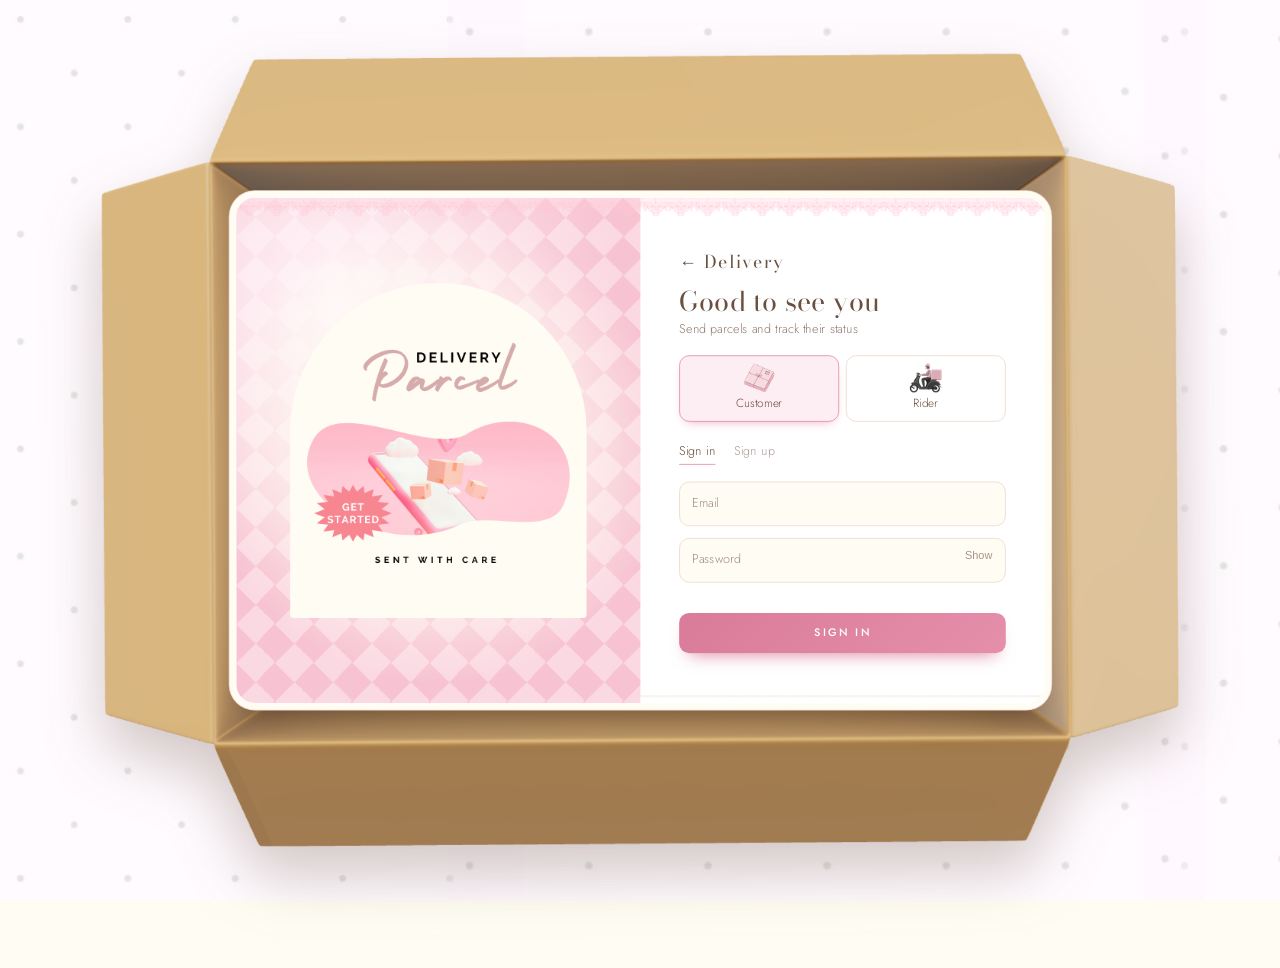
<file: html/login.html>
<!DOCTYPE html>
<html lang="en"><head><meta charset="utf-8"><meta name="viewport" content="width=device-width,initial-scale=1">
<title>Sign in · Delivery</title>
<script src="../js/demo.js"></script>
<link href="https://fonts.googleapis.com/css2?family=Bodoni+Moda:ital,wght@0,400;0,500;1,400&family=Jost:wght@300;400;500&display=swap" rel="stylesheet">
<style>
:root{--bg:#fffdf3;--ink:#6b4f3f;--pink:#e58fab;--rose:#f8cfdb;--soft:#fdeef3;--line:#ecd9cf;--err:#b4475f;--e:cubic-bezier(.22,.8,.25,1)}
*{box-sizing:border-box}html,body{height:100%}
body{margin:0;background:var(--bg);color:var(--ink);font:300 15px/1.6 "Jost",system-ui,sans-serif;display:grid;place-items:center;padding:24px;
 background:var(--bg) url(../images/bg2.png) center/cover no-repeat fixed}

.scene{position:relative;width:1455px;height:1069px;flex:none}
.box-img{position:absolute;inset:0;width:100%;height:100%;object-fit:contain;pointer-events:none;
  transform:scale(1.15);
  filter:drop-shadow(0 30px 30px rgba(107,79,63,.3))}

.card{position:absolute;inset:0;margin:auto;height:fit-content;
  display:grid;grid-template-columns:1fr 1fr;width:960px;min-height:600px;background:#fff;border-radius:22px;overflow:hidden;
 box-shadow:0 0 0 8px var(--bg),0 0 0 9px var(--line),0 24px 40px -10px rgba(60,35,15,.55);animation:in .9s var(--e) both}
.card::before{content:"";position:absolute;left:0;right:0;top:0;height:64px;z-index:3;pointer-events:none;background:url(../images/lace-top.png) repeat-x left top/auto 100%}
@keyframes in{from{opacity:0;transform:translateY(24px) scale(.98)}}

.art{position:relative;display:grid;place-items:center;text-align:center;padding:40px;overflow:hidden;
 background:radial-gradient(circle at 25% 20%,#fff6f9,transparent 55%),
 repeating-conic-gradient(from 45deg at 50% 50%,#f7c3d2 0 25%,#fbd9e3 0 50%) 0 0/46px 46px}
.art::after{content:"";position:absolute;inset:0;background:radial-gradient(circle at 50% 50%,rgba(255,253,243,.82) 30%,transparent 72%)}
.arch{position:relative;z-index:1;width:min(88%,400px);padding:46px 20px 40px;background:var(--bg);border-radius:999px 999px 24px 24px}
.arch .box{display:block;margin:0 auto;width:min(100%,320px);height:auto;max-height:400px;object-fit:contain}
.petal{position:absolute;z-index:1;top:-10%;left:var(--x);width:var(--s);height:calc(var(--s)*1.25);background:radial-gradient(circle at 30% 30%,#fff3f7,#f4a9c0 75%);
 border-radius:80% 0 80% 0;opacity:.85;animation:fall var(--d) linear var(--dl) infinite}
@keyframes fall{to{transform:translate(40px,115vh) rotate(300deg)}}
.art .petal{animation-name:fall2}@keyframes fall2{to{transform:translate(30px,700px) rotate(300deg)}}

.form{padding:44px 46px;display:flex;flex-direction:column;justify-content:center;position:relative}
.logo{font:400 21px "Bodoni Moda",Georgia,serif;letter-spacing:.08em;text-decoration:none;color:var(--ink)}
h2{font:400 32px/1.15 "Bodoni Moda",Georgia,serif;letter-spacing:.01em;margin:14px 0 2px}
.hi{margin:0 0 20px;opacity:.75;font-size:15px}
.roles{display:grid;grid-template-columns:repeat(2,1fr);gap:8px;margin-bottom:18px}
.roles label{cursor:pointer}.roles input{position:absolute;opacity:0}
.roles span{display:block;text-align:center;padding:9px 4px;border:1px solid var(--line);border-radius:12px;font-size:14px;transition:.3s var(--e)}
.roles b{display:block;min-height:34px;margin-bottom:2px}.roles b img{height:34px;width:auto;display:block;margin:0 auto}
.roles label:hover span{border-color:var(--pink)}
.roles input:checked+span{background:var(--soft);border-color:var(--pink);box-shadow:0 6px 14px -8px var(--pink)}
.roles input:focus-visible+span{outline:2px solid var(--pink);outline-offset:2px}
.mode{display:flex;gap:22px;margin-bottom:6px;font-size:15px}
.mode button{background:none;border:0;padding:4px 0;font:inherit;color:var(--ink);opacity:.55;cursor:pointer;border-bottom:1.5px solid transparent}
.mode button.on{opacity:1;border-color:var(--pink)}
.fld{position:relative;margin-top:14px}
.fld input{width:100%;font:inherit;color:var(--ink);background:var(--bg);border:1px solid var(--line);border-radius:12px;padding:20px 14px 7px;transition:.3s}
.fld label{position:absolute;left:15px;top:13px;font-size:15px;opacity:.65;pointer-events:none;transition:.25s var(--e);transform-origin:left}
.fld input:-webkit-autofill+label,
.fld input.has+label,
.fld input:focus+label,.fld input:not(:placeholder-shown)+label{transform:translateY(-9px) scale(.75)}
.fld input:focus{outline:0;border-color:var(--pink);box-shadow:0 0 0 4px var(--soft)}
.eye{position:absolute;right:10px;top:12px;background:none;border:0;cursor:pointer;font-size:13px;color:var(--ink);opacity:.6}
.msg{min-height:22px;margin:10px 0 4px;font-size:15px;color:var(--err)}
.go{width:100%;font:inherit;font-weight:500;font-size:13px;letter-spacing:.2em;text-transform:uppercase;padding:14px;border:0;border-radius:12px;color:#fff;cursor:pointer;
 background:linear-gradient(135deg,#d97b99,var(--pink));box-shadow:0 12px 22px -12px #d97b99;transition:transform .3s var(--e),box-shadow .3s}
.go:hover{transform:translateY(-2px);box-shadow:0 16px 26px -12px #d97b99}.go:disabled{opacity:.6;cursor:wait}
.lace{position:absolute;left:0;right:0;bottom:0;height:16px;background:url(../images/lace.png) repeat-x left bottom/auto 100%}

@media(min-width:901px){
  html,body{overflow:hidden}
  .scene{position:absolute;left:50%;top:50%;transform:translate(-50%,-50%) scale(var(--k,1))}
}

@media(max-width:900px){
  .scene{width:100%;height:auto}
  .box-img{display:none}
  .card{position:relative;inset:auto;margin:0 auto;width:min(960px,100%)}
}

@media(max-width:780px){.card{grid-template-columns:1fr}.art{min-height:200px;padding:20px}.arch{padding:22px 16px 16px;border-radius:30px;width:min(100%,340px)}.arch .box{width:min(100%,240px)}.form{padding:30px 24px 36px}}
@media(prefers-reduced-motion:reduce){*{animation:none!important;transition:none!important}}
</style></head><body>
<div class="scene" id="scene">
 <img class="box-img" src="../images/box.png" alt="">
 
 <main class="card">
  <aside class="art" aria-hidden="true">
   <i class="petal" style="--x:10%;--s:14px;--d:11s;--dl:-2s"></i><i class="petal" style="--x:32%;--s:18px;--d:14s;--dl:-8s"></i>
   <i class="petal" style="--x:58%;--s:12px;--d:10s;--dl:-5s"></i><i class="petal" style="--x:82%;--s:16px;--d:13s;--dl:-1s"></i><i class="petal" style="--x:70%;--s:10px;--d:9s;--dl:-7s"></i>
   <div class="arch">
    <img class="box" src="../images/login-box.png" alt="" onerror="this.remove()">
   </div>
  </aside>
  <section class="form">
   <a class="logo" href="index.html">← Delivery</a>
   <h2 id="ttl">Good to see you</h2><p class="hi" id="hi">Choose a service and sign in to continue</p>
   <div class="roles" role="radiogroup" aria-label="Choose a service">
    <label><input type="radio" name="role" value="customer" checked><span><b><img src="../images/role-customer.png" alt="" onerror="this.remove()"></b>Customer</span></label>
    <label><input type="radio" name="role" value="rider"><span><b><img src="../images/role-rider.png" alt="" onerror="this.remove()"></b>Rider</span></label>
   </div>
   <div class="mode"><button type="button" class="on" data-m="login">Sign in</button><button type="button" data-m="register">Sign up</button></div>
   <div class="fld" id="fName" hidden><input id="name" placeholder=" " autocomplete="name"><label for="name">Full name</label></div>
   <div class="fld"><input id="id" placeholder=" " autocomplete="username"><label for="id" id="idL">Email</label></div>
   <div class="fld" id="fPhone" hidden><input id="phone" placeholder=" " inputmode="tel" autocomplete="tel"><label for="phone">Phone number</label></div>
   <div class="fld"><input id="pw" type="password" placeholder=" " autocomplete="current-password"><label for="pw">Password</label><button type="button" class="eye" id="eye">Show</button></div>
   <p class="msg" id="msg" role="alert"></p>
   <button class="go" id="go">Sign in</button>
   <div class="lace"></div>
  </section>
 </main>
</div>
<script>
const $=id=>document.getElementById(id),q=s=>document.querySelector(s);
const DEST={customer:'customer.html',rider:'rider.html'};
let mode='login';
const role=()=>q('[name=role]:checked').value, isRider=()=>role()==='rider';
function sync(){
 const reg=mode==='register',r=isRider();
 $('fName').hidden=!reg; $('fPhone').hidden=!(reg&&!r);
 $('idL').textContent=r?'Phone number':'Email'; $('id').type=r?'tel':'email';
 $('go').textContent=reg?'Sign up':'Sign in';
 $('ttl').textContent=reg?'Begin your journey':'Good to see you';
 $('hi').textContent={customer:'Send parcels and track their status',rider:'Accept deliveries and track your earnings'}[role()];
 $('pw').autocomplete=reg?'new-password':'current-password'; $('msg').textContent='';
}
document.querySelectorAll('[data-m]').forEach(b=>b.onclick=()=>{mode=b.dataset.m;document.querySelectorAll('[data-m]').forEach(x=>x.classList.toggle('on',x===b));sync()});
document.querySelectorAll('[name=role]').forEach(r=>r.onchange=sync);
$('eye').onclick=()=>{const s=$('pw').type==='password';$('pw').type=s?'text':'password';$('eye').textContent=s?'Hide':'Show'};
async function submit(){
const r=isRider(),reg=mode==='register',b={role:r?'rider':'customer',password:$('pw').value};
 if(reg){b.name=$('name').value;if(r){b.phone=$('id').value}else{b.email=$('id').value;b.phone=$('phone').value}}else b.id=$('id').value;
 $('go').disabled=true;$('msg').textContent='';
 try{const res=await fetch('../api/api.php?a='+(reg?'register':'login'),{method:'POST',credentials:'same-origin',headers:{'Content-Type':'application/json'},body:JSON.stringify(b)}).then(x=>x.json());
  if(res.error)$('msg').textContent=res.error;else location.href=DEST[role()];
 }catch(e){$('msg').textContent='Can\'t reach the server'}
 $('go').disabled=false;
}
$('go').onclick=submit;document.addEventListener('keydown',e=>{if(e.key==='Enter')submit()});

document.querySelectorAll('.fld input').forEach(i=>{
  const f=()=>i.classList.toggle('has',!!i.value);
  i.addEventListener('input',f);setTimeout(f,300);setTimeout(f,1000);
});

function fit(){
  const s=$('scene');
  if(innerWidth<=900){s.style.removeProperty('--k');return}
  s.style.setProperty('--k',Math.min(1,innerWidth/1455,innerHeight/1069).toFixed(4));
}
addEventListener('resize',fit);fit();

/* เลือก role ตามลิงก์ (?role=rider / ?role=customer) */
const want=new URLSearchParams(location.search).get('role');
if(want==='rider'||want==='customer') q('[name=role][value='+want+']').checked=true;

/* ถ้าล็อกอินอยู่แล้วด้วย role ที่เลือก -> ข้ามไปหน้าปลายทางเลย */
fetch('../api/api.php?a=me',{credentials:'same-origin'}).then(x=>x.json()).then(r=>{
  if(r&&!r.guest&&r.role===role()) location.href=DEST[r.role];
}).catch(()=>{});

sync();
</script></body></html>
</file>
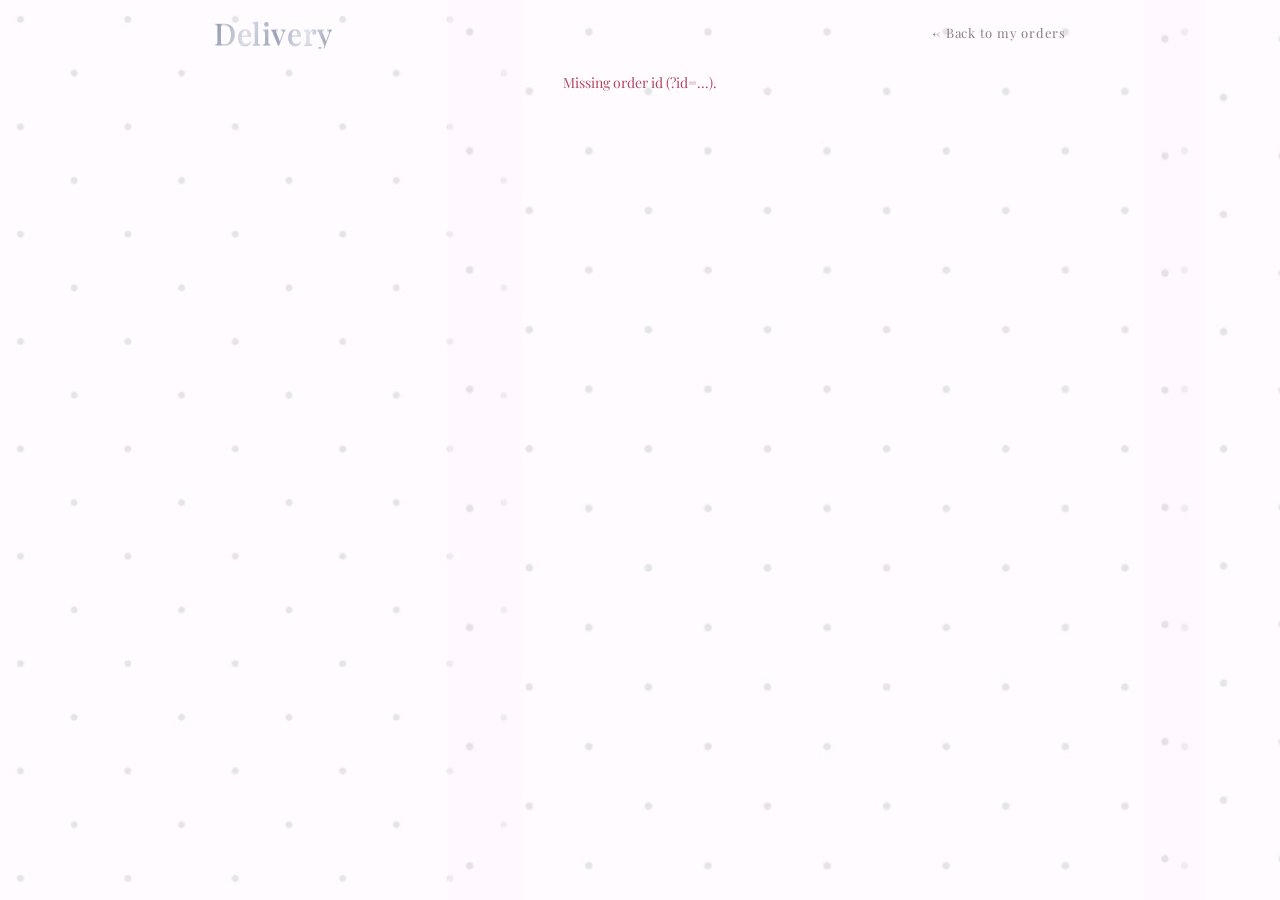
<file: html/rating.html>
<!DOCTYPE html>
<html lang="en">
<head>
<meta charset="utf-8">
<meta name="viewport" content="width=device-width, initial-scale=1">
<title>Rate your rider · Delivery</title>
<script src="../js/demo.js"></script>
<link rel="preconnect" href="https://fonts.googleapis.com">
<link rel="preconnect" href="https://fonts.gstatic.com" crossorigin>
<link href="https://fonts.googleapis.com/css2?family=Playfair+Display:ital,wght@0,400;0,500;0,600;1,400&family=Noto+Serif+Thai:wght@300;400&display=swap" rel="stylesheet">
<style>
:root{--ink:#3a3532;--pink:#d9327f;--soft:#cf6f96;--bg:#f8e7ee;--muted:#8a7f86;--line:#cfc9ce;--ok:#4e7a5a;--err:#b4475f;--silver:#a9afbd;--star:#e0a526}
*{box-sizing:border-box}
[hidden]{display:none!important}
body{margin:0;min-height:100vh;color:var(--ink);font-family:"Playfair Display","Noto Serif Thai",Georgia,serif;font-weight:400;line-height:1.55;
 background:url("../images/bg2.png") center/cover fixed no-repeat,var(--bg)}
a{color:inherit}
header{display:flex;align-items:center;justify-content:space-between;max-width:900px;margin:0 auto;padding:18px 24px}
.logo{text-decoration:none;font-size:30px;font-weight:500;line-height:1;letter-spacing:.02em;
  color:#9aa4b8;background:linear-gradient(100deg,#8a94aa 0%,#dde2ec 28%,#98a2b6 52%,#e3e7f0 76%,#8a94aa 100%);
  -webkit-background-clip:text;background-clip:text;-webkit-text-fill-color:transparent;
  filter:drop-shadow(0 1px 0 rgba(110,120,140,.35))}
.logo b{font-weight:500}
header a.nav{font-size:13px;letter-spacing:.06em;text-decoration:none;color:var(--muted)}header a.nav:hover{color:var(--pink)}

.wrap{width:min(480px,calc(100% - 32px));margin:6px auto 70px}
.msg{min-height:1.5em;font-size:14px;margin:0 0 10px;text-align:center}.msg.err{color:var(--err)}.msg.ok{color:var(--ok)}

.hero{text-align:center;margin:18px 0 44px}
.oval{display:inline-block;padding:5px 26px;border:1px solid var(--line);border-radius:50%;outline:1px solid var(--line);outline-offset:3px;
  font-family:ui-monospace,"Courier New",Consolas,monospace;font-size:12.5px;letter-spacing:.08em;color:var(--muted);background:rgba(255,255,255,.5)}
.hero h1{margin:26px 0 0;font-weight:400;font-size:30px;letter-spacing:.14em;color:var(--soft);text-transform:uppercase}
.hero .sub{margin:4px 0 0;font-style:italic;font-size:20px;color:#a99ba3;line-height:1.3}
.hero .sub small{display:block;margin-top:2px;font-style:normal;font-size:13px;letter-spacing:.04em;color:var(--muted)}

.frame{position:relative;background:rgba(255,255,255,.92);border:1px solid var(--line);padding:30px 22px 22px;margin:0 0 42px}
.num{position:absolute;top:-19px;left:50%;transform:translateX(-50%);width:38px;height:38px;border-radius:50%;
  display:grid;place-items:center;background:#fff;border:1px solid var(--line);font-size:12.5px;letter-spacing:.06em;color:#6b6b72}
.cap{margin:0 0 12px;text-align:center;font-size:11.5px;letter-spacing:.16em;color:var(--muted);text-transform:uppercase}

.rider{display:flex;align-items:center;justify-content:center;gap:16px}
.av{flex:none;position:relative;width:64px;height:64px;border-radius:50%;border:1px solid var(--line);background:#fff;
  display:grid;place-items:center;overflow:hidden;font-size:22px;color:var(--muted)}
.av img{position:absolute;inset:0;width:100%;height:100%;object-fit:cover}
.rider .nm{margin:0;font-size:18px;line-height:1.3;overflow-wrap:anywhere}
.rider .ph{margin:1px 0 0;font-size:14px;color:var(--muted)}

/* ดาว */
.stars{display:flex;justify-content:center;gap:6px;margin:6px 0 2px}
.st{border:0;background:none;padding:2px 4px;font-size:44px;line-height:1;color:#d9d3d7;cursor:pointer;transition:transform .15s,color .15s}
.st.on{color:var(--star)}
.st:hover{transform:scale(1.12)}
.st:focus-visible{outline:2px solid var(--pink);outline-offset:2px;border-radius:8px}
.stars.ro .st{cursor:default}.stars.ro .st:hover{transform:none}
.lbl{min-height:1.6em;margin:0 0 14px;text-align:center;font-style:italic;font-size:17px;color:var(--soft)}
.cm{display:block;margin:0 0 6px;font-size:12px;letter-spacing:.08em;color:var(--muted)}
textarea{width:100%;font:inherit;font-size:15px;color:var(--ink);padding:11px 12px;border:1px solid var(--line);border-radius:6px;background:#fff;resize:vertical;min-height:96px}
textarea:focus{outline:2px solid var(--pink);outline-offset:1px;border-color:transparent}
.count{margin:4px 0 16px;text-align:right;font-size:12px;color:var(--muted)}
.done-c{margin:10px 0 0;text-align:center;font-size:15px;overflow-wrap:anywhere}
.done-c.none{color:var(--muted)}

.btn{display:block;width:100%;font:inherit;font-size:16px;letter-spacing:.06em;padding:12px;border-radius:24px;text-align:center;
  border:1px solid var(--silver);color:#b0205f;cursor:pointer;text-decoration:none;margin-bottom:14px;
  background:linear-gradient(180deg,#ffffff 0%,#eceef3 42%,#cfd3dc 58%,#e6e9ef 100%);
  text-shadow:0 1px 0 rgba(255,255,255,.85);
  box-shadow:0 10px 18px rgba(120,50,90,.18),inset 0 1px 0 rgba(255,255,255,.95),inset 0 -1px 0 rgba(95,105,125,.3);
  transition:filter .2s,box-shadow .2s,transform .2s}
.btn:hover{filter:brightness(1.04)}
.btn:active{transform:translateY(1px)}
.btn:focus-visible{outline:2px solid var(--pink);outline-offset:3px}
.btn:disabled{opacity:.6;cursor:wait}
.btn.alt{color:#3a3f4a}

@media print{body{background:#fff}header,.btn{display:none}}
</style>
</head>
<body>
<header>
  <a class="logo" href="index.html">Deli<b>very</b></a>
  <a class="nav" href="customer.html#orders">← Back to my orders</a>
</header>

<main class="wrap">
  <p class="msg" id="msg" role="status"></p>

  <div id="view" hidden>
    <div class="hero">
      <span class="oval" id="trk">—</span>
      <h1>Rate rider</h1>
      <p class="sub">How was your delivery?<small>ให้คะแนนไรเดอร์</small></p>
    </div>

    <section class="frame">
      <span class="num">01</span>
      <p class="cap">Rider · ไรเดอร์</p>
      <div class="rider">
        <div class="av"><span id="avfb">·</span><img src="../images/rider.png" alt="" onerror="this.style.display='none'"></div>
        <div>
          <p class="nm" id="rname">—</p>
          <p class="ph" id="rphone"></p>
        </div>
      </div>
    </section>

    <section class="frame" id="box">
      <span class="num">02</span>
      <p class="cap">Your rating · ให้คะแนน</p>
      <div class="stars" id="stars" role="radiogroup" aria-label="Rating from 1 to 5 stars"></div>
      <p class="lbl" id="lbl">Tap a star · แตะดาวเพื่อให้คะแนน</p>

      <div id="formPart">
        <label class="cm" for="cmt">Comment (optional) · ความเห็นเพิ่มเติม</label>
        <textarea id="cmt" maxlength="500" placeholder="เช่น ส่งตรงเวลา สุภาพ · e.g. on time and polite"></textarea>
        <p class="count"><span id="cnt">0</span>/500</p>
        <button class="btn" id="send" type="button">Submit rating · ส่งคะแนน</button>
      </div>

      <p class="done-c" id="doneC" hidden></p>
    </section>

    <a class="btn alt" id="back" href="#">← Back to tracking · กลับไปหน้าติดตามพัสดุ</a>
  </div>
</main>

<script>
(function () {
  'use strict';
  var API = '../api/parcel.php';
  var id = new URLSearchParams(location.search).get('id');
  var $ = function (i) { return document.getElementById(i); };
  function say(t, c) { $('msg').className = 'msg ' + (c || ''); $('msg').textContent = t; }
  function readJson(r) {
    return r.text().then(function (t) {
      try { return JSON.parse(t); } catch (e) { return { error: 'Server error (HTTP ' + r.status + '). Open this page via http://localhost:8000 (PHP server), not Live Server.' }; }
    });
  }
  var LABELS = ['', 'Poor · ควรปรับปรุง', 'Fair · พอใช้', 'Good · ดี', 'Very good · ดีมาก', 'Excellent · ยอดเยี่ยม'];
  var value = 0, locked = false;

  /* ---------- ดาว ---------- */
  var starsEl = $('stars');
  for (var i = 1; i <= 5; i++) {
    var b = document.createElement('button');
    b.type = 'button'; b.className = 'st'; b.textContent = '★';
    b.dataset.v = i; b.setAttribute('role', 'radio'); b.setAttribute('aria-checked', 'false');
    b.setAttribute('aria-label', i + (i === 1 ? ' star' : ' stars'));
    starsEl.appendChild(b);
  }
  var btns = starsEl.querySelectorAll('.st');
  function paint(n) {
    btns.forEach(function (b) {
      var v = +b.dataset.v;
      b.classList.toggle('on', v <= n);
      b.setAttribute('aria-checked', String(v === value));
    });
    $('lbl').textContent = n ? LABELS[n] : 'Tap a star · แตะดาวเพื่อให้คะแนน';
  }
  btns.forEach(function (b) {
    b.addEventListener('click', function () { if (locked) return; value = +b.dataset.v; paint(value); });
    b.addEventListener('mouseenter', function () { if (!locked) paint(+b.dataset.v); });
    b.addEventListener('focus', function () { if (!locked && !value) paint(+b.dataset.v); });
  });
  starsEl.addEventListener('mouseleave', function () { if (!locked) paint(value); });

  $('cmt').addEventListener('input', function () { $('cnt').textContent = this.value.length; });

  function trackUrl() { return 'tracking.html?id=' + encodeURIComponent(id); }

  /* แสดงผลแบบอ่านอย่างเดียวหลังให้คะแนนแล้ว */
  function showDone(star, comment) {
    locked = true; value = star;
    starsEl.classList.add('ro');
    btns.forEach(function (b) { b.disabled = true; });
    paint(star);
    $('formPart').hidden = true;
    var c = $('doneC');
    c.hidden = false;
    c.className = 'done-c' + (comment ? '' : ' none');
    c.textContent = comment ? '“' + comment + '”' : 'No comment · ไม่มีความเห็น';
  }

  function render(o) {
    $('trk').textContent = o.tracking_no || ('#' + id);
    var name = o.rider_name || '';
    $('rname').textContent = name || '—';
    $('avfb').textContent = name ? Array.from(name.trim())[0].toUpperCase() : '·';
    $('rphone').textContent = o.rider_phone || '';
    $('back').href = trackUrl();
    $('view').hidden = false;

    if (o.rating) { showDone(o.rating.star, o.rating.comment); say('You already rated this delivery. Thank you! · คุณให้คะแนนแล้ว ขอบคุณค่ะ', 'ok'); return; }
    if (o.status !== 'delivered') {
      $('box').hidden = true;
      say('You can rate once the parcel is delivered · ให้คะแนนได้หลังพัสดุถึงที่หมายแล้ว');
      return;
    }
    if (!o.rider_id) {
      $('box').hidden = true;
      say('Rider information not found for this parcel · ไม่พบข้อมูลไรเดอร์ของพัสดุนี้', 'err');
      return;
    }
  }

  if (!id) { say('Missing order id (?id=...).', 'err'); return; }
  fetch(API + '?a=order&id=' + encodeURIComponent(id), { credentials: 'same-origin' })
    .then(readJson)
    .then(function (j) {
      if (j.error) {
        say(j.error, 'err');
        if (j.login) setTimeout(function () { location.href = 'login.html?role=customer'; }, 1200);
        return;
      }
      render(j.order);
    })
    .catch(function () { say('Can’t reach the server.', 'err'); });

  $('send').addEventListener('click', function () {
    if (!value) { say('Please choose a star rating · กรุณาเลือกจำนวนดาว', 'err'); return; }
    var btn = $('send'), comment = $('cmt').value.trim();
    btn.disabled = true; say('Sending…');
    fetch(API + '?a=rate', {
      method: 'POST', credentials: 'same-origin',
      headers: { 'Content-Type': 'application/json' },
      body: JSON.stringify({ parcel_id: +id, star: value, comment: comment })
    }).then(readJson).then(function (j) {
      if (j.error) { say(j.error, 'err'); btn.disabled = false; return; }
      showDone(value, comment);
      say('Thank you for your rating! · ขอบคุณสำหรับคะแนน', 'ok');
      setTimeout(function () { location.href = trackUrl(); }, 1800);
    }).catch(function () { say('Can’t reach the server.', 'err'); btn.disabled = false; });
  });
})();
</script>
</body>
</html>
</file>
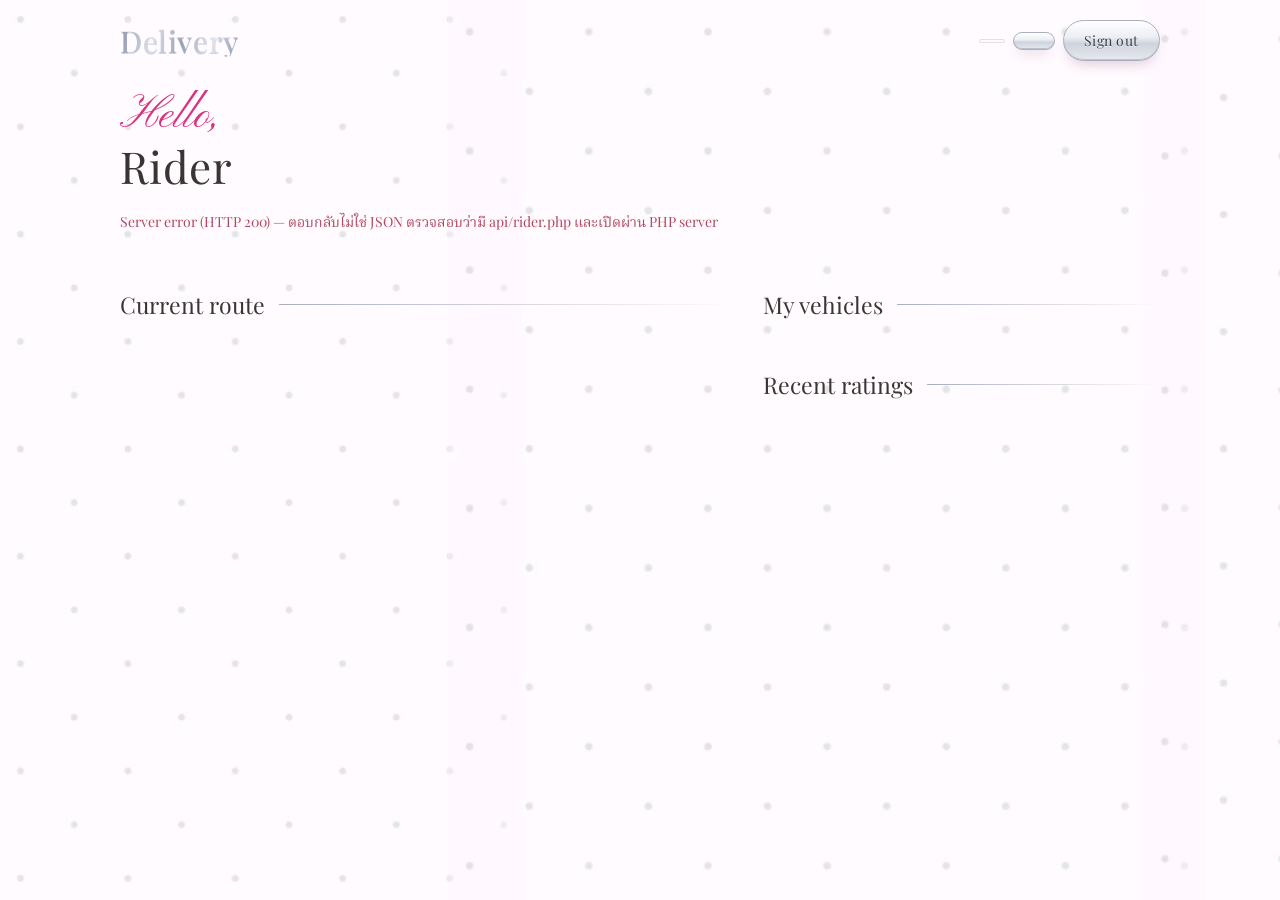
<file: html/rider.html>
<!DOCTYPE html>
<html lang="en"><head><meta charset="utf-8"><meta name="viewport" content="width=device-width,initial-scale=1">
<title>Rider · Delivery</title>
<script src="../js/demo.js"></script>
<link rel="preconnect" href="https://fonts.googleapis.com">
<link rel="preconnect" href="https://fonts.gstatic.com" crossorigin>
<link href="https://fonts.googleapis.com/css2?family=Playfair+Display:wght@400;500;600&family=Pinyon+Script&family=Noto+Serif+Thai:wght@400;500&display=swap" rel="stylesheet">
<style>
/* โทนสีจากรูปอ้างอิง: FBF5F7 · FFFFFF · EEEBED · F8F7F8 · FEFBFC + ชมพู/เงินจาก payment.html */
:root{
  --blush:#fbf5f7; --white:#fff; --mist:#eeebed; --fog:#f8f7f8; --snow:#fefbfc;
  --ink:#3a3532; --muted:#7d737a; --pink:#d9327f; --rose:#f3c9da; --soft:#fdeef3;
  --line:#e6dfe3; --ok:#4e7a5a; --err:#b4475f; --silver:#a9afbd;
}
*{box-sizing:border-box}
[hidden]{display:none!important}
html{scroll-behavior:smooth}
body{margin:0;min-height:100vh;color:var(--ink);padding:0 18px 56px;
  font-family:"Playfair Display","Noto Serif Thai",Georgia,serif;font-size:15px;line-height:1.65;
  background:url("../images/bg2.png") center/cover fixed no-repeat,var(--blush)}
a{color:inherit}
.wrap{max-width:1040px;margin:0 auto}

/* ---------- แถบบน ---------- */
.top{display:flex;flex-wrap:wrap;gap:12px;align-items:center;justify-content:space-between;padding:20px 0 6px}
.logo{text-decoration:none;font-size:30px;font-weight:500;line-height:1;letter-spacing:.02em;
  color:#9aa4b8;background:linear-gradient(100deg,#8a94aa 0%,#dde2ec 28%,#98a2b6 52%,#e3e7f0 76%,#8a94aa 100%);
  -webkit-background-clip:text;background-clip:text;-webkit-text-fill-color:transparent;
  filter:drop-shadow(0 1px 0 rgba(110,120,140,.35))}
.logo b{font-weight:500}
.row{display:flex;flex-wrap:wrap;gap:8px;align-items:center}

/* ---------- ทักทาย (จุดเด่นของหน้า) ---------- */
.hero{padding:26px 0 6px}
.hero .hello{font:400 46px/1 "Pinyon Script",cursive;color:var(--pink);margin:0}
.hero h1{font-weight:400;font-size:clamp(30px,5vw,44px);line-height:1.15;margin:2px 0 0;letter-spacing:.01em}
.hero .muted{margin:4px 0 0}
.muted{color:var(--muted);font-size:14px}

/* ---------- การ์ดแบบกระจกฝ้า ---------- */
.card,.stats div,.panel{
  background:rgba(255,255,255,.72);
  -webkit-backdrop-filter:blur(10px);backdrop-filter:blur(10px);
  border:1px solid rgba(255,255,255,.95);outline:1px solid var(--line);outline-offset:-2px;
  border-radius:20px;box-shadow:0 10px 24px -12px rgba(120,50,90,.28)}
.card{padding:16px 18px;margin-bottom:12px}
.stats{display:grid;grid-template-columns:repeat(auto-fit,minmax(190px,1fr));gap:12px;margin:22px 0 4px}
.stats div{padding:16px 18px}
.stats b{display:block;font:500 28px/1.2 "Playfair Display",serif;color:var(--ink)}
.stats small{color:var(--muted);font-size:13px}

/* ---------- หัวข้อ ---------- */
h2{display:flex;align-items:center;gap:14px;font-weight:400;font-size:23px;margin:0 0 12px}
h2::after{content:"";flex:1;height:1px;background:linear-gradient(90deg,var(--silver),transparent)}
section{min-width:0}
.cols{display:grid;gap:30px 28px;margin-top:30px;grid-template-columns:minmax(0,1fr);
  grid-template-areas:"route" "veh" "rat"}
.s-route{grid-area:route}.s-veh{grid-area:veh}.s-rat{grid-area:rat}
@media(min-width:900px){
  .cols{grid-template-columns:minmax(0,1.55fr) minmax(0,1fr);
    grid-template-areas:"route veh" "route rat";align-items:start}
}

/* ---------- ป้ายสถานะ ---------- */
.pill{display:inline-block;padding:1px 12px;border-radius:99px;border:1px solid var(--line);
  font-size:13px;background:var(--snow);color:var(--ink)}
.pill.st{display:inline-flex;align-items:center;gap:7px;padding:2px 13px 2px 11px;letter-spacing:.02em}
.pill.st::before{content:"";width:7px;height:7px;border-radius:50%;background:currentColor;flex:none}
/* เขียว = เสร็จ/พร้อม · ชมพู = กำลังทำ · ม่วงเงิน = รับของแล้ว/ระหว่างทาง · เทาเงิน = รอ/ออฟไลน์ */
.pill.available,.pill.delivered,.pill.completed{background:#eef6f0;border-color:#bfd8c5;color:var(--ok)}
.pill.in_progress,.pill.delivering{background:var(--soft);border-color:var(--rose);color:#a8286c}
.pill.picked_up,.pill.in_transit{background:#eff0f8;border-color:#cfd5e8;color:#586285}
.pill.planned,.pill.pending,.pill.inactive{background:var(--fog);border-color:#d9dbe3;color:#6c7282}
.pill.cancelled{background:#fbeff1;border-color:#ecc8cf;color:var(--err)}
/* จุดกะพริบเบาๆ เฉพาะสถานะที่กำลังทำงานอยู่ */
.pill.in_progress::before,.pill.delivering::before{animation:live 1.8s ease-in-out infinite}
@keyframes live{50%{opacity:.3}}

/* ---------- ปุ่มสีเงิน (เหมือน payment.html) ---------- */
button{font:inherit;font-size:14px;letter-spacing:.04em;padding:8px 20px;border-radius:24px;
  border:1px solid var(--silver);color:#b0205f;cursor:pointer;
  background:linear-gradient(180deg,#ffffff 0%,#eceef3 42%,#cfd3dc 58%,#e6e9ef 100%);
  text-shadow:0 1px 0 rgba(255,255,255,.85);
  box-shadow:0 8px 14px -6px rgba(120,50,90,.26),inset 0 1px 0 rgba(255,255,255,.95),inset 0 -1px 0 rgba(95,105,125,.3);
  transition:filter .2s,box-shadow .2s,transform .2s}
button:hover{filter:brightness(1.04);
  box-shadow:0 10px 18px -6px rgba(120,50,90,.32),inset 0 1px 0 rgba(255,255,255,.95),inset 0 -1px 0 rgba(95,105,125,.3)}
button:active{transform:translateY(1px);
  box-shadow:0 4px 8px -4px rgba(120,50,90,.25),inset 0 2px 3px rgba(95,105,125,.35)}
button:focus-visible,input:focus-visible,select:focus-visible{outline:2px solid var(--pink);outline-offset:3px}
button:disabled{opacity:.6;cursor:wait}
button.pri{font-weight:600}
button.alt{color:#3a3f4a}

/* ---------- ช่องกรอก ---------- */
input,select{font:inherit;font-size:15px;color:var(--ink);padding:9px 12px;border:1px solid #e3cdd8;
  border-radius:12px;background:var(--snow)}
input::placeholder{color:#a99fa6}
input[type=checkbox]{accent-color:var(--pink);width:17px;height:17px;padding:0;margin-top:5px}
label{font-size:14px;color:var(--muted)}

/* ---------- เส้นทาง ---------- */
.stop{border-top:1px dashed #cfc6cc;padding:14px 0}
.stop:first-of-type{border-top:0}
.stop a{color:var(--pink);text-underline-offset:3px}
.pick{display:flex;gap:10px;align-items:flex-start;padding:10px 0;border-top:1px dashed #cfc6cc;cursor:pointer}
.pick.off{opacity:.45;cursor:not-allowed}
#msg{min-height:24px;margin:8px 0 0;color:var(--err);font-size:14px}
.empty{padding:20px 16px;text-align:center;color:var(--muted);border:1px dashed #cfc6cc;border-radius:16px;background:rgba(255,255,255,.5)}

@media(max-width:560px){body{padding:0 12px 44px}.hero .hello{font-size:38px}.card{padding:14px}}
@media(prefers-reduced-motion:reduce){*{animation:none!important;transition:none!important;scroll-behavior:auto!important}}
</style></head><body><div class="wrap">

<header class="top">
  <a class="logo" href="index.html">Deli<b>very</b></a>
  <div class="row"><span class="pill" id="st"></span><button id="tg"></button><button id="out" class="alt">Sign out</button></div>
</header>

<section class="hero">
  <p class="hello">Hello,</p>
  <h1 id="hi">Rider</h1>
  <p class="muted" id="ph"></p>
</section>
<p id="msg" role="alert"></p>
<div class="stats" id="stats"></div>

<div class="cols">
  <section class="s-route"><h2>Current route</h2><div id="route"></div></section>
  <section class="s-veh"><h2>My vehicles</h2><div id="veh"></div></section>
  <section class="s-rat"><h2>Recent ratings</h2><div id="rat"></div></section>
</div>
</div>
<script>
const $=s=>document.querySelector(s);
const esc=s=>String(s??'').replace(/[&<>"']/g,c=>({'&':'&amp;','<':'&lt;','>':'&gt;','"':'&quot;',"'":'&#39;'}[c]));
const T=s=>s?String(s).slice(0,16).replace('T',' '):'';
const RANK={S:1,M:2,L:3};
/* ชื่อสถานะที่อ่านง่าย แทน in_progress / picked_up */
const LBL={available:'Online',inactive:'Offline',delivering:'Delivering',planned:'Planned',in_progress:'In progress',
  completed:'Completed',cancelled:'Cancelled',pending:'Waiting for pickup',picked_up:'Picked up',in_transit:'On the way',delivered:'Delivered'};
const L=s=>LBL[s]||String(s).replace(/_/g,' ');
/* path ต้องเป็น ../api/ เหมือนหน้าอื่น (rider.html อยู่ในโฟลเดอร์ html/) */
async function api(a,b){
  const r=await fetch('../api/api.php?a='+a,Object.assign({credentials:'same-origin'},b?{method:'POST',headers:{'Content-Type':'application/json'},body:JSON.stringify(b)}:{}));
  const t=await r.text();let j;
  try{j=JSON.parse(t)}catch(e){j={error:'Server error (HTTP '+r.status+') — ตอบกลับไม่ใช่ JSON ตรวจสอบว่ามี api/rider.php และเปิดผ่าน PHP server'}}
  j._s=r.status;return j;
}
const gps=()=>new Promise(r=>navigator.geolocation?navigator.geolocation.getCurrentPosition(
  p=>r({lat:+p.coords.latitude.toFixed(6),lng:+p.coords.longitude.toFixed(6)}),()=>r({}),{timeout:3000}):r({}));
let D;
async function act(a,body,btn,withGps){
  if(btn)btn.disabled=true;$('#msg').textContent='';
  if(withGps)Object.assign(body,await gps());
  try{const r=await api(a,body);if(r.error)$('#msg').textContent=r.error;}catch(e){$('#msg').textContent='Can’t reach the server'}
  await load();
}
async function load(){
  try{D=await api('r_home')}catch(e){$('#msg').textContent='Can’t reach the server';return}
  if(D._s===401){location.href='login.html?role=rider';return}
  if(D.error){$('#msg').textContent=D.error;return}
  render();
}
function render(){
  const m=D.me,s=D.stats;
  $('#hi').textContent=m.name;$('#ph').textContent=m.phone;
  $('#st').textContent=L(m.status);$('#st').className='pill st '+m.status;
  const tg=$('#tg');tg.hidden=m.status==='delivering';
  tg.textContent=m.status==='available'?'Go offline':'Go online';
  tg.onclick=()=>act('r_status',{status:m.status==='available'?'inactive':'available'},tg,true);
  $('#stats').innerHTML=
    `<div><b>${m.rating_avg==null?'–':'★ '+m.rating_avg}</b><small>Average rating</small></div>
     <div><b>${s.delivered}</b><small>Parcels delivered</small></div>
     <div><b>${(+s.km).toFixed(1)}</b><small>Total km (completed routes)</small></div>
     <div><b>฿${(+s.value).toFixed(2)}</b><small>Value of parcels delivered</small></div>`;
  renderRoute();renderVeh();
  $('#rat').innerHTML=D.ratings.length?D.ratings.map(r=>
    `<div class="card"><b style="color:var(--pink)">${'★'.repeat(r.star)}${'☆'.repeat(5-r.star)}</b> <span class="muted">${T(r.created_at)}</span><br>${esc(r.comment)||'<span class="muted">No comment</span>'}</div>`).join('')
    :'<p class="empty">No ratings yet. They will show up here after your first delivery.</p>';
}
function renderVeh(){
  const v=D.vehicles;
  $('#veh').innerHTML=(v.length?v.map(x=>`<div class="card row"><b>${esc(x.plate_no)}</b> ${esc(x.type)}
    <span class="pill">max size ${x.max_size}</span>${x.is_active?'':'<span class="pill st inactive">Inactive</span>'}</div>`).join('')
    :'<p class="empty">Add a vehicle before creating a route.</p>')+
  `<div class="card row"><input id="vt" placeholder="Type (e.g. motorcycle)" maxlength="30">
   <input id="vp" placeholder="Plate no." maxlength="20">
   <select id="vs"><option>S</option><option selected>M</option><option>L</option></select>
   <button id="va">Add vehicle</button></div>`;
  $('#va').onclick=e=>act('r_vehicle_add',{type:$('#vt').value,plate_no:$('#vp').value,max_size:$('#vs').value},e.target);
}
function renderRoute(){
  const r=D.routes.find(x=>x.status==='planned'||x.status==='in_progress')||D.routes[0];
  const live=r&&(r.status==='planned'||r.status==='in_progress');
  let h='';
  if(r){
    const st=D.stops.filter(x=>x.route_id===r.route_id);
    const veh=D.vehicles.find(x=>x.vehicle_id===r.vehicle_id);
    h+=`<div class="card"><div class="row"><b>Route #${r.route_id}</b><span class="pill st ${r.status}">${L(r.status)}</span>
      <span class="muted">${String(r.route_date).slice(0,10)}${veh?' · '+esc(veh.plate_no):''}${r.started_at?' · started '+T(r.started_at):''}${r.ended_at?' · ended '+T(r.ended_at):''}${r.status==='completed'?' · '+r.total_km+' km':''}</span>
      ${r.status==='planned'?(D.me.status==='available'?`<button class="pri" id="rs">Start route</button>`:'<span class="muted">Go online to start</span>'):''}</div>`+
      st.map(x=>`<div class="stop"><div class="row"><b>Stop ${x.stop_seq} · ${esc(x.tracking_no)}</b>
        <span class="pill st ${x.status}">${L(x.status)}</span><span class="pill">size ${x.size}</span>
        <span class="muted">${x.distance_km} km · ฿${(+x.total_price).toFixed(2)}</span></div>
        <div class="muted">Pick up: ${esc(x.pickup_address)} <a target="_blank" rel="noopener" href="https://www.google.com/maps?q=${x.pickup_lat},${x.pickup_lng}">map</a></div>
        <div class="muted">Drop off: ${esc(x.dropoff_address)} <a target="_blank" rel="noopener" href="https://www.google.com/maps?q=${x.dropoff_lat},${x.dropoff_lng}">map</a></div>
        <div class="muted">Receiver: ${esc(x.receiver_name)} · <a href="tel:${esc(x.phone)}">${esc(x.phone)}</a></div>
        <div class="row" style="margin-top:8px">${
          x.delivery_at?`<span class="muted">Delivered ${T(x.delivery_at)}</span>${x.proof_photo_url?` <a target="_blank" rel="noopener" href="${esc(x.proof_photo_url)}">proof photo</a>`:''}`
          :r.status!=='in_progress'?''
          :!x.picked_at?`<button data-pk="${x.parcel_id}">Mark picked up</button>`
          :`<input data-ph="${x.parcel_id}" placeholder="Proof photo URL (optional)" style="min-width:240px;flex:1"><button class="pri" data-dl="${x.parcel_id}">Mark delivered</button>`}</div></div>`).join('')+`</div>`;
  }
  if(!live)h+=createForm();
  $('#route').innerHTML=h;
  const rs=$('#rs');if(rs)rs.onclick=e=>act('r_start',{route_id:r.route_id},e.target);
  document.querySelectorAll('[data-pk]').forEach(b=>b.onclick=()=>act('r_pickup',{route_id:r.route_id,parcel_id:+b.dataset.pk},b,true));
  document.querySelectorAll('[data-dl]').forEach(b=>b.onclick=()=>act('r_deliver',{route_id:r.route_id,parcel_id:+b.dataset.dl,
    photo:document.querySelector(`[data-ph="${b.dataset.dl}"]`).value},b,true));
  const cr=$('#cr');if(cr){cr.onclick=e=>act('r_route_create',{vehicle_id:+$('#cv').value,
    parcel_ids:[...document.querySelectorAll('.cp:checked')].map(c=>+c.value)},e.target);
    $('#cv').onchange=syncSizes;syncSizes();}
}
function createForm(){
  if(D.me.status!=='available')return '<p class="empty">You are offline. Press “Go online” to accept jobs.<br>ออฟไลน์อยู่ กดปุ่ม Go online ก่อนรับงาน</p>';
  const av=D.vehicles.filter(v=>v.is_active);
  if(!av.length)return '<p class="empty">Add an active vehicle to plan a route.</p>';
  return `<div class="card"><b>Plan a new route</b>
    <div class="row" style="margin:10px 0"><label for="cv">Vehicle</label><select id="cv">${av.map(v=>`<option value="${v.vehicle_id}" data-s="${v.max_size}">${esc(v.plate_no)} (max ${v.max_size})</option>`).join('')}</select></div>
    ${D.open.length?D.open.map(p=>`<label class="pick" data-size="${p.size}"><input type="checkbox" class="cp" value="${p.parcel_id}">
      <span><b style="color:var(--ink)">${esc(p.tracking_no)}</b> <span class="pill">size ${p.size}</span> <span class="muted">${p.distance_km} km · ฿${(+p.total_price).toFixed(2)}</span><br>
      <span class="muted">${esc(p.pickup_address)} → ${esc(p.dropoff_address)}</span></span></label>`).join('')
      :'<p class="empty">No pending parcels right now.</p>'}
    <button class="pri" id="cr" style="margin-top:12px">Create route</button></div>`;
}
function syncSizes(){
  const max=RANK[$('#cv').selectedOptions[0].dataset.s];
  document.querySelectorAll('.pick').forEach(l=>{const bad=RANK[l.dataset.size]>max;
    l.classList.toggle('off',bad);const c=l.querySelector('input');c.disabled=bad;if(bad)c.checked=false;});
}
$('#out').onclick=async()=>{await api('logout',{});location.href='index.html'};
load();
</script></body></html>
</file>
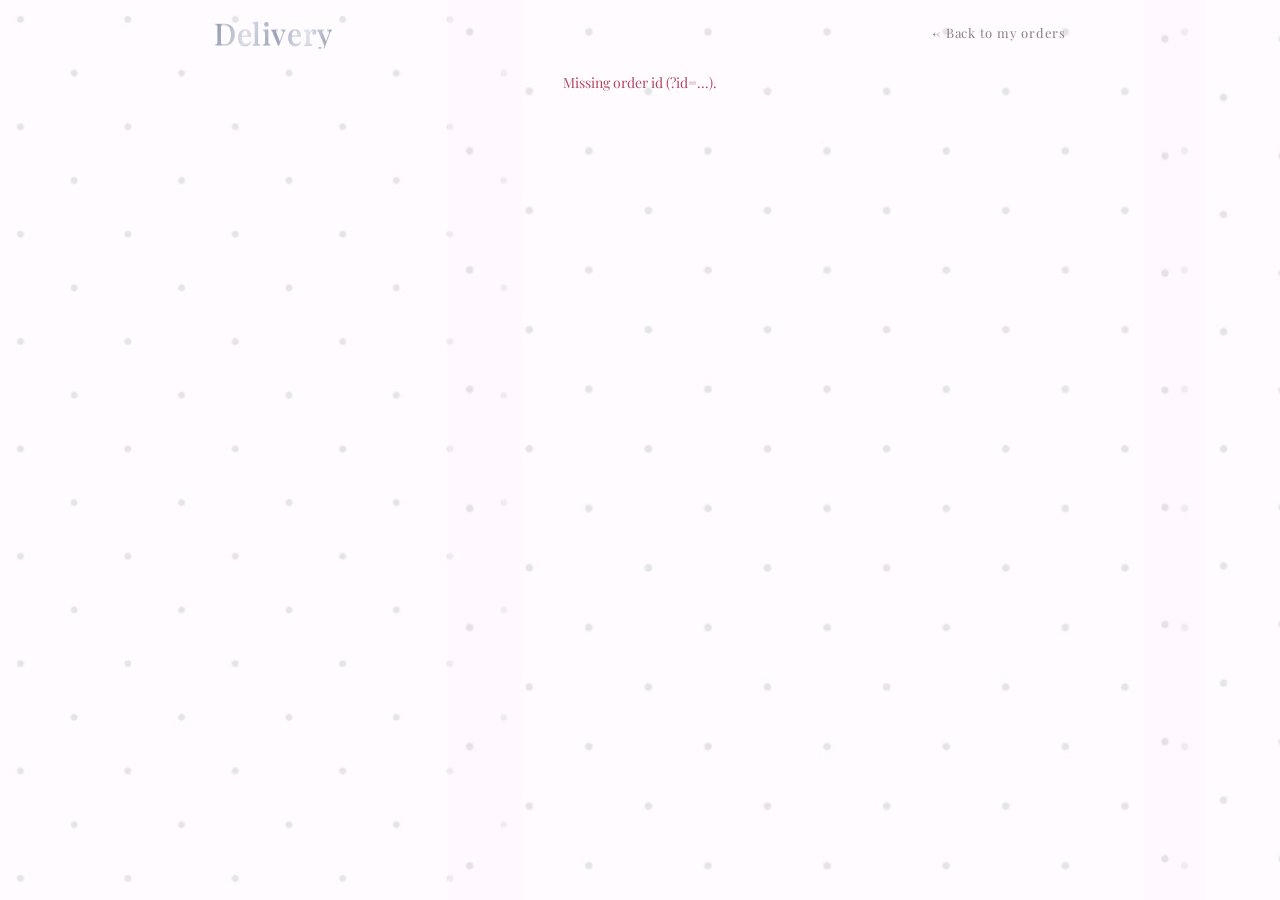
<file: html/tracking.html>
<!DOCTYPE html>
<html lang="en">
<head>
<meta charset="utf-8">
<meta name="viewport" content="width=device-width, initial-scale=1">
<title>Tracking · Delivery</title>
<script src="../js/demo.js"></script>
<link rel="preconnect" href="https://fonts.googleapis.com">
<link rel="preconnect" href="https://fonts.gstatic.com" crossorigin>
<link href="https://fonts.googleapis.com/css2?family=Playfair+Display:ital,wght@0,400;0,500;0,600;1,400&family=Noto+Serif+Thai:wght@300;400&display=swap" rel="stylesheet">
<style>
:root{--ink:#3a3532;--pink:#d9327f;--soft:#cf6f96;--bg:#f8e7ee;--muted:#8a7f86;--line:#cfc9ce;--ok:#4e7a5a;--err:#b4475f;--silver:#a9afbd;--star:#e0a526}
*{box-sizing:border-box}
[hidden]{display:none!important}
body{margin:0;min-height:100vh;color:var(--ink);font-family:"Playfair Display","Noto Serif Thai",Georgia,serif;font-weight:400;line-height:1.55;
 background:url("../images/bg2.png") center/cover fixed no-repeat,var(--bg)}
a{color:inherit}
header{display:flex;align-items:center;justify-content:space-between;max-width:900px;margin:0 auto;padding:18px 24px}
.logo{text-decoration:none;font-size:30px;font-weight:500;line-height:1;letter-spacing:.02em;
  color:#9aa4b8;background:linear-gradient(100deg,#8a94aa 0%,#dde2ec 28%,#98a2b6 52%,#e3e7f0 76%,#8a94aa 100%);
  -webkit-background-clip:text;background-clip:text;-webkit-text-fill-color:transparent;
  filter:drop-shadow(0 1px 0 rgba(110,120,140,.35))}
.logo b{font-weight:500}
header a.nav{font-size:13px;letter-spacing:.06em;text-decoration:none;color:var(--muted)}header a.nav:hover{color:var(--pink)}

.wrap{width:min(480px,calc(100% - 32px));margin:6px auto 70px}
.msg{min-height:1.5em;font-size:14px;margin:0 0 10px;text-align:center}.msg.err{color:var(--err)}.msg.ok{color:var(--ok)}

/* ---------- ส่วนหัว ---------- */
.hero{text-align:center;margin:18px 0 44px}
.oval{display:inline-block;padding:5px 26px;border:1px solid var(--line);border-radius:50%;outline:1px solid var(--line);outline-offset:3px;
  font-family:ui-monospace,"Courier New",Consolas,monospace;font-size:12.5px;letter-spacing:.08em;color:var(--muted);background:rgba(255,255,255,.5)}
.hero h1{margin:26px 0 0;font-weight:400;font-size:30px;letter-spacing:.14em;color:var(--soft);text-transform:uppercase}
.hero .sub{margin:4px 0 0;font-style:italic;font-size:20px;color:#a99ba3;line-height:1.3}
.hero .sub small{display:block;margin-top:2px;font-style:normal;font-size:13px;letter-spacing:.04em;color:var(--muted)}
.hero.done h1{color:var(--ok)}

/* ---------- กรอบบางๆ + วงกลมตัวเลขบนขอบ (เหมือนตัวอย่าง) ---------- */
.frame{position:relative;background:rgba(255,255,255,.92);border:1px solid var(--line);padding:30px 22px 20px;margin:0 0 42px}
.num{position:absolute;top:-19px;left:50%;transform:translateX(-50%);width:38px;height:38px;border-radius:50%;
  display:grid;place-items:center;background:#fff;border:1px solid var(--line);font-size:12.5px;letter-spacing:.06em;color:#6b6b72}
.cap{margin:0 0 12px;text-align:center;font-size:11.5px;letter-spacing:.16em;color:var(--muted);text-transform:uppercase}

/* เส้นทาง */
.route svg{display:block;width:100%;height:auto;overflow:visible}
.route .base{fill:none;stroke:#cfd3dc;stroke-width:2;stroke-linecap:round;stroke-dasharray:1 7}
.route .prog{fill:none;stroke:var(--soft);stroke-width:2;stroke-linecap:round}
.route .o{fill:#fff;stroke:#8f96a6;stroke-width:2}
.route .d{fill:none;stroke:var(--soft);stroke-width:2}
.route .d2{fill:var(--soft)}
.route .me{fill:var(--soft);stroke:#fff;stroke-width:3}
.route .pulse{fill:var(--soft);opacity:.25;transform-box:fill-box;transform-origin:center;animation:pulse 1.8s ease-out infinite}
@keyframes pulse{0%{transform:scale(.6);opacity:.35}100%{transform:scale(2.2);opacity:0}}
.ends{display:grid;grid-template-columns:1fr 1fr;gap:16px;margin-top:6px}
.ends div:last-child{text-align:right}
.ends p{margin:0}
.ends .k{font-size:11px;letter-spacing:.14em;color:var(--muted);text-transform:uppercase}
.ends .ad{margin-top:1px;font-size:14px;line-height:1.4;overflow-wrap:anywhere}
.meta{display:flex;justify-content:space-between;gap:10px;margin-top:16px;padding-top:12px;border-top:1px solid #ece7ea;font-size:13px;color:var(--muted)}
.meta b{color:var(--ink);font-weight:400}

/* ผู้ส่ง — ใส่รูปไอคอนของคุณที่ images/rider.png */
.rider{display:flex;align-items:center;justify-content:center;gap:16px}
.av{flex:none;position:relative;width:64px;height:64px;border-radius:50%;border:1px solid var(--line);background:#fff;
  display:grid;place-items:center;overflow:hidden;font-size:22px;color:var(--muted)}
.av img{position:absolute;inset:0;width:100%;height:100%;object-fit:cover}
.rider.none .av{opacity:.55}
.rider .nm{margin:0;font-size:18px;line-height:1.3;overflow-wrap:anywhere}
.rider .ph{margin:1px 0 0;font-size:14px;color:var(--muted)}
.rider .ph a{color:var(--soft);text-decoration:none;letter-spacing:.04em}
.rider .ph a:hover{text-decoration:underline}
.rider.none .nm{color:var(--muted);font-size:15px}

/* ไทม์ไลน์ */
.tl{list-style:none;margin:4px auto 0;padding:0;width:max-content;max-width:100%}
.tl li{position:relative;display:flex;gap:16px;padding:0 0 18px;color:#aaa1a7}
.tl li:last-child{padding-bottom:0}
.tl li::before{content:"";position:absolute;left:7px;top:18px;bottom:-1px;width:1px;background:var(--line)}
.tl li:last-child::before{display:none}
.tl .dot{flex:none;width:15px;height:15px;margin-top:5px;border-radius:50%;background:#fff;border:1px solid var(--line);position:relative;z-index:1}
.tl b{display:block;font-weight:400;font-size:15px;line-height:1.35}
.tl small{display:block;font-size:12.5px}
.tl small.tm{margin-top:1px;font-size:12px;color:var(--muted)}
/* หมายเหตุของเหตุการณ์ (tracking_event.note) */
.tl small.nt{margin-top:1px;font-size:12.5px;font-style:italic;color:var(--soft);overflow-wrap:anywhere}
.tl li.done{color:var(--ink)}
.tl li.done .dot{background:var(--soft);border-color:var(--soft)}
.tl li.done::before{background:var(--soft)}
.tl li.now{color:var(--ink)}
.tl li.now b{color:var(--soft)}
.tl li.now .dot{border-color:var(--soft);box-shadow:0 0 0 4px rgba(207,111,150,.16)}
.tl li.all .dot{background:var(--ok);border-color:var(--ok);box-shadow:none}

.notice{margin:-18px 0 34px;text-align:center;font-size:13px;color:var(--muted)}
.notice a{color:var(--soft)}

/* คะแนนที่ให้ไว้แล้ว */
.rated{margin:0 0 18px;text-align:center;font-size:14px;color:var(--muted)}
.rated b{display:block;margin-top:2px;font-weight:400;font-size:26px;letter-spacing:.12em;color:var(--star)}

/* ปุ่มสีเงิน เหมือนหน้า payment */
.btn{display:block;width:100%;font:inherit;font-size:16px;letter-spacing:.06em;padding:12px;border-radius:24px;text-align:center;
  border:1px solid var(--silver);color:#3a3f4a;cursor:pointer;text-decoration:none;margin-bottom:14px;
  background:linear-gradient(180deg,#ffffff 0%,#eceef3 42%,#cfd3dc 58%,#e6e9ef 100%);
  text-shadow:0 1px 0 rgba(255,255,255,.85);
  box-shadow:0 10px 18px rgba(120,50,90,.18),inset 0 1px 0 rgba(255,255,255,.95),inset 0 -1px 0 rgba(95,105,125,.3);
  transition:filter .2s,box-shadow .2s,transform .2s}
.btn:hover{filter:brightness(1.04);
  box-shadow:0 12px 22px rgba(120,50,90,.24),inset 0 1px 0 rgba(255,255,255,.95),inset 0 -1px 0 rgba(95,105,125,.3)}
.btn:active{transform:translateY(1px);
  box-shadow:0 5px 10px rgba(120,50,90,.18),inset 0 2px 3px rgba(95,105,125,.35)}
.btn:focus-visible{outline:2px solid var(--pink);outline-offset:3px}
.btn.rate{color:#b0205f}

@media (prefers-reduced-motion:reduce){.route .pulse{animation:none}}
@media print{body{background:#fff}header,.btn{display:none}}
</style>
</head>
<body>
<header>
  <a class="logo" href="index.html">Deli<b>very</b></a>
  <a class="nav" href="customer.html#orders">← Back to my orders</a>
</header>

<main class="wrap">
  <p class="msg" id="msg" role="status"></p>

  <div id="view" hidden>
    <div class="hero" id="hero">
      <span class="oval" id="trk">—</span>
      <h1>Tracking</h1>
      <p class="sub" id="sub">—</p>
    </div>

    <p class="notice" id="unpaid" hidden>Payment not confirmed yet · ยังไม่ได้ชำระเงิน — <a id="payLink" href="#">pay now</a></p>

    <!-- 01 เส้นทาง -->
    <section class="frame route">
      <span class="num">01</span>
      <p class="cap">Route · เส้นทาง</p>
      <svg viewBox="0 0 400 150" role="img" aria-label="Delivery route">
        <path id="pathBase" class="base" d="M44 40 C44 140 130 150 172 100 S242 18 272 100 S356 130 356 40"/>
        <path id="pathProg" class="prog" d="M44 40 C44 140 130 150 172 100 S242 18 272 100 S356 130 356 40"/>
        <circle class="o" cx="44" cy="40" r="9"/>
        <circle class="d" cx="356" cy="40" r="11"/><circle class="d2" cx="356" cy="40" r="4"/>
        <g id="me" hidden><circle class="pulse" r="9"/><circle class="me" r="7"/></g>
      </svg>
      <div class="ends">
        <div><p class="k">From · ต้นทาง</p><p class="ad" id="from">—</p></div>
        <div><p class="k">To · ที่หมาย</p><p class="ad" id="to">—</p></div>
      </div>
      <div class="meta">
        <span>Receiver · ผู้รับ <b id="rcv">—</b></span>
        <span id="dist">—</span>
      </div>
    </section>

    <!-- 02 ผู้ส่ง (rider) -->
    <section class="frame">
      <span class="num">02</span>
      <p class="cap">Rider · ชื่อผู้ส่ง</p>
      <div class="rider" id="rider">
        <!-- ใส่รูปไอคอนของคุณที่ ../images/rider.png (ถ้าไม่มีรูป จะแสดงตัวอักษรแรกของชื่อแทน) -->
        <div class="av"><span id="avfb"></span><img id="avimg" src="../images/rider.png" alt="" onerror="this.style.display='none'"></div>
        <div>
          <p class="nm" id="rname">—</p>
          <p class="ph" id="rphone"></p>
        </div>
      </div>
    </section>

    <!-- 03 สถานะ -->
    <section class="frame">
      <span class="num">03</span>
      <p class="cap">Status · สถานะพัสดุ</p>
      <ol class="tl" id="tl"></ol>
    </section>

    <!-- ให้คะแนนไรเดอร์: ปุ่มจะโผล่เมื่อพัสดุถึงที่หมายแล้วและยังไม่เคยให้คะแนน -->
    <a class="btn rate" id="rateBtn" href="#" hidden>★ Rate your rider · ให้คะแนนไรเดอร์</a>
    <p class="rated" id="rated" hidden></p>

    <a class="btn" href="customer.html">Send another parcel</a>
  </div>
</main>

<script>
(function () {
  'use strict';
  var API = '../api/parcel.php';
  var id = new URLSearchParams(location.search).get('id');
  var $ = function (i) { return document.getElementById(i); };
  function say(t, c) { $('msg').className = 'msg ' + (c || ''); $('msg').textContent = t; }
  function esc(s) { var d = document.createElement('div'); d.textContent = s == null ? '' : String(s); return d.innerHTML; }
  function readJson(r) {
    return r.text().then(function (t) {
      try { return JSON.parse(t); } catch (e) { return { error: 'Server error (HTTP ' + r.status + '). Open this page via http://localhost:8000 (PHP server), not Live Server.' }; }
    });
  }

  /* ขั้นตอนสถานะพัสดุ (เรียงตามลำดับ) */
  var STEPS = [
    { th: 'รอผู้ส่งรับงาน',     en: 'Waiting for a rider' },
    { th: 'ผู้ส่งรับงานแล้ว',    en: 'Rider accepted' },
    { th: 'พัสดุกำลังจัดส่ง',    en: 'Parcel on the way' },
    { th: 'พัสดุถึงที่หมายแล้ว', en: 'Delivered' }
  ];
  /* ตำแหน่งของจุดบนเส้นทางในแต่ละขั้น (0–1) */
  var PROGRESS = [0, 0.12, 0.55, 1];

  /* แปลงค่า status (จาก parcel.status / tracking_event.status) ให้เป็นลำดับขั้น 0–3 */
  function classify(s) {
    s = String(s || '').toLowerCase();
    if (/deliver(ed)?$|^done|complete|arriv|success|ถึง|สำเร็จ/.test(s) && !/ing$/.test(s)) return 3;
    if (/transit|way|ship|pick|delivering|out_for|ระหว่าง|จัดส่ง/.test(s)) return 2;
    if (/accept|assign|rider|รับงาน/.test(s)) return 1;
    return 0;
  }
  function stepOf(o, rider) {
    var s = o.status || o.delivery_status || o.parcel_status || '';
    if (s === '' && o.events && o.events.length) s = o.events[o.events.length - 1].status;
    var k = classify(s);
    /* ยังเป็น pending แต่มีไรเดอร์รับงานแล้ว -> "ผู้ส่งรับงานแล้ว" */
    if (k === 0 && rider.name) return 1;
    return k;
  }

  /* ดึงข้อมูล rider (รองรับชื่อฟิลด์หลายแบบ) */
  function riderOf(o) {
    var r = o.rider || o.driver || {};
    return {
      name:  o.rider_name  || o.driver_name  || r.name  || r.full_name || '',
      phone: o.rider_phone || o.driver_phone || r.phone || r.tel || ''
    };
  }
  function fmtPhone(p) {
    var d = String(p).replace(/\D/g, '');
    return d.length === 10 ? d.slice(0, 3) + '-' + d.slice(3, 6) + '-' + d.slice(6) : p;
  }

  var pathLen = 0;
  function drawRoute(p) {
    var base = $('pathBase'), prog = $('pathProg'), me = $('me');
    pathLen = pathLen || base.getTotalLength();
    prog.style.strokeDasharray = pathLen;
    prog.style.strokeDashoffset = pathLen * (1 - p);
    if (p <= 0 || p >= 1) { me.hidden = true; return; }
    var pt = base.getPointAtLength(pathLen * p);
    me.setAttribute('transform', 'translate(' + pt.x + ' ' + pt.y + ')');
    me.hidden = false;
  }

  function render(o) {
    var rider = riderOf(o), step = stepOf(o, rider), last = step === 3;

    $('trk').textContent = o.tracking_no || ('#' + id);
    $('from').textContent = o.pickup_address || '-';
    $('to').textContent = o.dropoff_address || '-';
    $('rcv').textContent = o.receiver_name || '-';
    $('dist').textContent = (o.size ? o.size + ' · ' : '') + (o.distance_km != null ? o.distance_km + ' km' : '');

    $('hero').className = 'hero' + (last ? ' done' : '');
    $('sub').innerHTML = esc(STEPS[step].en) + '<small>' + esc(STEPS[step].th) + '</small>';

    /* rider */
    var has = !!rider.name;
    $('rider').className = 'rider' + (has ? '' : ' none');
    $('avfb').textContent = has ? Array.from(rider.name.trim())[0].toUpperCase() : '·';
    $('rname').textContent = has ? rider.name : 'Waiting for a rider · รอผู้ส่งรับงาน';
    $('rphone').innerHTML = (has && rider.phone)
      ? 'โทร <a href="tel:' + esc(String(rider.phone).replace(/[^\d+]/g, '')) + '">' + esc(fmtPhone(rider.phone)) + '</a>'
      : '';

    /* timeline: เวลา (event_time) และหมายเหตุ (note) ของเหตุการณ์แรกในแต่ละขั้น */
    var times = {}, notes = {};
    (o.events || []).forEach(function (e) {
      var k = classify(e.status);
      if (!(k in times)) { times[k] = e.time; notes[k] = e.note; }
    });
    $('tl').innerHTML = STEPS.map(function (s, i) {
      var cls = i < step ? 'done' : (i === step ? (last ? 'done all now' : 'now') : '');
      return '<li class="' + cls + '"><span class="dot"></span><div><b>' + esc(s.th) + '</b><small>' + esc(s.en) + '</small>' +
             (times[i] ? '<small class="tm">' + esc(times[i]) + '</small>' : '') +
             (notes[i] ? '<small class="nt">' + esc(notes[i]) + '</small>' : '') +
             '</div></li>';
    }).join('');

    drawRoute(PROGRESS[step]);

    /* ให้คะแนนไรเดอร์: ถึงที่หมายแล้ว + มีไรเดอร์ + ยังไม่เคยให้คะแนน -> โชว์ปุ่ม */
    $('rateBtn').hidden = !(last && has && !o.rating);
    $('rateBtn').href = 'rating.html?id=' + encodeURIComponent(id);
    if (last && o.rating) {
      var n = Math.max(0, Math.min(5, +o.rating.star || 0));
      $('rated').hidden = false;
      $('rated').innerHTML = 'Your rating · คะแนนที่คุณให้<b>' + new Array(n + 1).join('★') + new Array(6 - n).join('☆') + '</b>';
    } else {
      $('rated').hidden = true;
    }

    /* ยังไม่จ่ายเงิน (ไม่นับเงินสด) */
    var unpaid = o.pay_status !== 'paid' && o.method !== 'cash';
    $('unpaid').hidden = !unpaid;
    $('payLink').href = 'payment.html?id=' + encodeURIComponent(id);

    $('view').hidden = false;
    return last;
  }

  var timer = null;
  function load(first) {
    fetch(API + '?a=order&id=' + encodeURIComponent(id), { credentials: 'same-origin' })
      .then(readJson)
      .then(function (j) {
        if (j.error) {
          say(j.error, 'err');
          if (j.login) setTimeout(function () { location.href = 'login.html?role=customer'; }, 1200);
          return;
        }
        say('');
        var done = render(j.order);
        /* อัปเดตสถานะอัตโนมัติทุก 8 วินาที จนกว่าจะส่งถึง */
        if (!done) timer = setTimeout(function () { load(false); }, 8000);
      })
      .catch(function () {
        if (first) say('Can’t reach the server.', 'err');
        else timer = setTimeout(function () { load(false); }, 8000);
      });
  }

  if (!id) { say('Missing order id (?id=...).', 'err'); return; }
  load(true);

  document.addEventListener('visibilitychange', function () {
    if (!document.hidden && timer) { clearTimeout(timer); load(false); }
  });
})();
</script>
</body>
</html>
</file>
